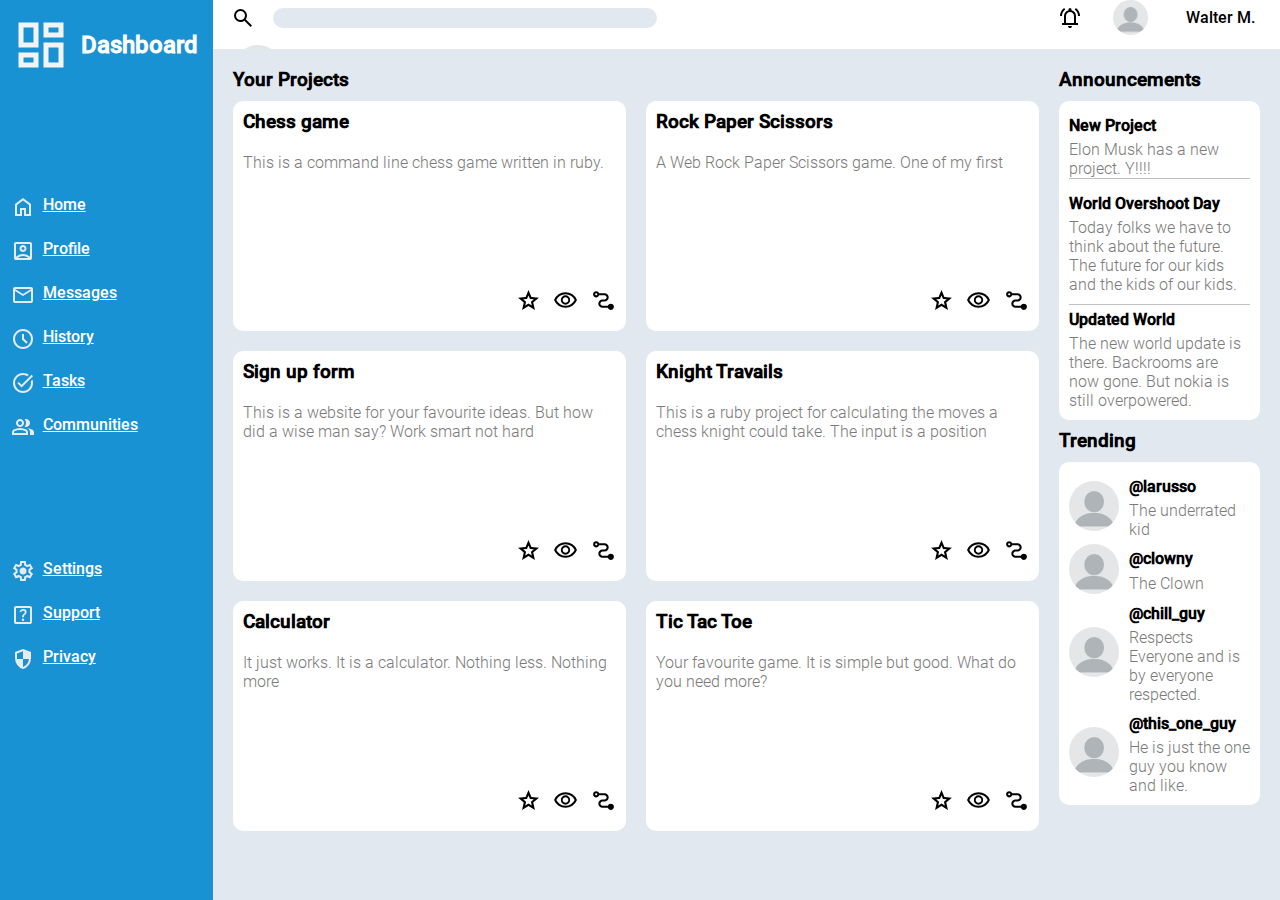
<file: index.html>
<!DOCTYPE html>
<html lang="en">
<head>
    <meta charset="UTF-8">
    <meta name="viewport" content="width=device-width, initial-scale=1.0">
    <link rel="stylesheet" href="style.css">
    <title>Admin Dashboard</title>
</head>
<body>
    <aside>
        <div class="dashboard">
            <div class="board-block aside-header">
                <img src="img/dashboard.svg" alt="dashboard">
                <h2 class="name">Dashboard</h2>
            </div>
            <div class="board-block">
                <img src="img/home.svg" alt="home">
                <p>Home</p>
                <img src="img/profile.svg" alt="profile">
                <p>Profile</p>
                <img src="img/messages.svg" alt="messages">
                <p>Messages</p>
                <img src="img/history.svg" alt="history">
                <p>History</p>
                <img src="img/tasks.svg" alt="tasks">
                <p>Tasks</p>
                <img src="img/communities.svg" alt="communities">
                <p>Communities</p>
            </div>
            <div class="board-block">
                <img src="img/settings.svg" alt="settings">
                <p>Settings</p>
                <img src="img/support.svg" alt="support">
                <p>Support</p>
                <img src="img/privacy.svg" alt="privacy">
                <p>Privacy</p>
            </div>
        </div>
    </aside>
    <header>
        <div class="upper-header">
            <img src="img/search.svg" class="search">
            <input type="search">
            <img src="img/notifications.svg" class="notifications">
            <img class="small-profile" src="img/profile-picutre.png" alt="profile-picutre">
            <p class="small-name">Walter M.</p>
        </div>
        <div class="lower-header">
            <img  class="profile" src="img/profile-picutre.png" alt="profile-picutre">
            <h5 class="greeting">Hi there,</h5>
            <h3 class="name">Walter M. (@walter)</h3>
            <button type="button" class="new">New</button>
            <button type="button" class="upload">Upload</button>
            <button type="button" class="share">Share</button>        </input>
        </div>
    </header>
    <article>
        
        <div class="projects">
            <h3 class="project-header">Your Projects</h3>
            <div class="project-cards">
                <div class="box card">
                    <h3>Chess game</h3>
                    <p>This is a command line chess game written in ruby.</p>
                    <div class="icons">
                        <img src="img/star.svg" alt="">
                
                        <img src="img/visibility.svg" alt="">
                    
                        <img src="img/conversion.svg" alt="">
                    </div> 
                </div>
                <div class="box card">
                    <h3>Rock Paper Scissors</h3>
                    <p>A Web Rock Paper Scissors game. One of my first</p>
                    <div class="icons">
                        <img src="img/star.svg" alt="">
                
                        <img src="img/visibility.svg" alt="">
                    
                        <img src="img/conversion.svg" alt="">
                    </div> 
                </div>
                <div class="box card">
                    <h3>Sign up form</h3>
                    <p>This is a website for your favourite ideas. But how did a wise man say? Work smart not hard</p>
                    <div class="icons">
                        <img src="img/star.svg" alt="">
                
                        <img src="img/visibility.svg" alt="">
                    
                        <img src="img/conversion.svg" alt="">
                    </div> 
                </div>
                <div class="box card">
                    <h3>Knight Travails</h3>
                    <p>This is a ruby project for calculating the moves a chess knight could take. The input is a position</p>
                    <div class="icons">
                        <img src="img/star.svg" alt="">
                
                        <img src="img/visibility.svg" alt="">
                    
                        <img src="img/conversion.svg" alt="">
                    </div> 
                </div>
                <div class="box card">
                    <h3>Calculator</h3>
                    <p>It just works. It is a calculator. Nothing less. Nothing more</p>
                    <div class="icons">
                        <img src="img/star.svg" alt="">
                
                        <img src="img/visibility.svg" alt="">
                    
                        <img src="img/conversion.svg" alt="">
                    </div> 
                </div>
                <div class="box card">
                    <h3>Tic Tac Toe</h3>
                    <p>Your favourite game. It is simple but good. What do you need more?</p>
                    
                    <div class="icons">
                        <img src="img/star.svg" alt="">
                
                        <img src="img/visibility.svg" alt="">
                    
                        <img src="img/conversion.svg" alt="">
                    </div>               
                </div>
            </div>
        </div>

        <div class="article-side">
            <div class="announcements">
                <h3 class="announcement-header">Announcements</h3>
                <div class="box announcement-info">
                    <div class="">
                        <h4>New Project</h4>
                        <p>Elon Musk has a new project. Y!!!!</p>
                    </div>
                    <div class="world-overshoot">
                        <h4>World Overshoot Day</h4>
                        <p>Today folks we have to think about the future. The future for our kids and the kids of our kids.</p>
                    </div>
                    <div class="">
                        <h4>Updated World</h4>
                        <p>The new world update is there. Backrooms are now gone. But nokia is still overpowered.</p>
                    </div>
                </div>
            </div>
            <div class="trending">
                <h3 class="trending-header">Trending</h3>
                <div class="box trending-people">
                    <div class="person">
                        <img src="img/profile-picutre.png" alt="" class="trending-picture">
                        <h4>@larusso</h4>
                        <p>The underrated kid</p>
                    </div>
                    <div class="person">
                        <img src="img/profile-picutre.png" alt="" class="trending-picture">
                        <h4>@clowny</h4>
                        <p>The Clown </p>
                    </div>
                    <div class="person">
                        <img src="img/profile-picutre.png" alt="" class="trending-picture">
                        <h4>@chill_guy</h4>
                        <p>Respects Everyone and is by everyone respected.</p>
                    </div>
                    <div class="person">
                        <img src="img/profile-picutre.png" alt="" class="trending-picture">
                        <h4>@this_one_guy</h4>
                        <p>He is just the one guy you know and like.</p>
                    </div>
                </div>
            </div>
        </div>
    </article>
    
</body>
</html>
</file>
<file: style.css>
@font-face {
    font-family: 'Roboto';
    src: url('fonts/Roboto-Medium.woff2') format('woff2'),
        url('fonts/Roboto-Medium.woff') format('woff');
    font-weight: 500;
    font-style: normal;
    font-display: swap;
}

@font-face {
    font-family: 'Roboto';
    src: url('fonts/Roboto-Light.woff2') format('woff2'),
        url('fonts/Roboto-Light.woff') format('woff');
    font-weight: 300;
    font-style: normal;
    font-display: swap;
}

*, ::before, ::after{
    font-family: "Roboto", "Open Sans", sans-serif;
    box-sizing: border-box;
    margin: 0;
    padding: 0;
}

body{
    display: grid;
    grid-template-columns: 1fr 5fr;
}

aside{
    grid-column: 1 / 2;
    grid-row: 1 / 3;
    background-color: #1992D4;
    color: white;
    display: flex;
    flex-direction: column;
    justify-content: flex-start;
    height: 100%;
}

.dashboard{
    display: flex;
    flex-direction: column;
    justify-content: space-between;
    gap: 120px;
    margin-top: 15px;
}

.board-block{
    display: grid;
    grid-template-columns: 1fr 5fr;
    margin: 0 auto;
    width: 90%;
    row-gap: 20px;
}

.board-block > p{
    text-decoration: underline;
    display: inline;
}

.board-block > h2{
    align-self: center;
}


header{
    grid-column: 2 / 3; 
}

article{
    grid-column: 2 / 3;
}

img[src="img/dashboard.svg"]{
    width: 60px;
}

.name{
    display: flex;
    justify-content: flex-start;
    align-items: center;
}

.aside-header{
    column-gap: 10px;
}

.small-profile, .profile{
    border-radius: 50%;
}

.small-profile{
    height: 35px;
}

.profile{
    width: 50px;
}

.upper-header{
    display: grid;
    grid-template-columns: 60px 4fr 4fr 60px 60px 120px;
}

.upper-header > p{
    display: flex;
    flex-direction: column;
    justify-content: center;
}

header{
    display: flex;
    flex-direction: column;
    gap: 10px;
    height: 0;
    width: auto;
}
.notifications{
    grid-column: 4 / 5;
}

input[type="search"]{
    appearance: none;
    background-color: #E2E8F0;
    border-radius: 10px;
    height: 20px;
    border: none;
    align-self: center;
    padding: 5px;
}

.notifications, .small-profile, .small-name, .search{
    align-self: center;
    justify-self: center;
}

.lower-header{
    display: grid;
    grid-template-columns: 80px 5fr 2fr repeat(3, 80px);
    column-gap: 5px;
}

.greeting, .name{
    grid-column: 2 / 3;
}

.new{
    grid-column: 4 / 5;
}

.upload{
    grid-column: 5 / 6;
}

.share{
    grid-column: 6 / 7;
}

.profile{
    grid-row: 1 / 3;
    justify-self: flex-end;
    margin-right: 10px;
}

button{
    grid-row: 1 / 3;
    height: 30px;
    border-radius: 80px;
    border: none;
    align-self: center;
    background-color: #1992D4;
    color: white;
}

.greeting, .name{
    align-self: flex-end;
}

article{
    display: grid;
    grid-template-columns: 4fr 1fr;
    background-color: #E2E8F0;
    gap: 20px;
    padding: 20px;
    height: 100%;
}

.box{
    background-color: white;
    border-radius: 10px;
    padding: 10px;
}

.project-cards{
    display: grid;
    grid-template-columns: repeat(auto-fit, minmax(40ch, 1fr));
    gap: 20px;
}

.card{
    height: 230px;
    display: grid;
    grid-template-rows: 1fr 3fr 1fr;
}


.icons{
    justify-self: end;
    align-self: center;
    width: 100px;
    height: 25px;
    display: flex;
    justify-content: space-between;
}

article h3{
    margin-bottom: 10px;
}

.trending-header{
    margin-top: 10px;
}

body{
    height: 100vh;
}

.world-overshoot{
    border-bottom: 1px solid silver;
    border-top: 1px solid silver;
    padding: 10px 0;
}

.announcement-info, .trending-people{
    display: flex;
    flex-direction: column;
    justify-content: space-between;
    gap: 5px;
}

.announcement-info h4, .trending  h4{
    margin: 5px 0;
}

.announcement-info, .trending{    
    display: inline-block;
}

.person{
    display: grid;
    grid-template-columns: 1fr 4fr;
    column-gap: 10px;
}

.trending-picture{
   height: 50px;
   border-radius: 50%;
   align-self: center;
}

.person > p{
    grid-column: 2 / 3;
}

.person > img{
    grid-row: 1 / 3;
}


article  p{
    color: #7B7B7B;
    font-weight: 300;
}
</file>
